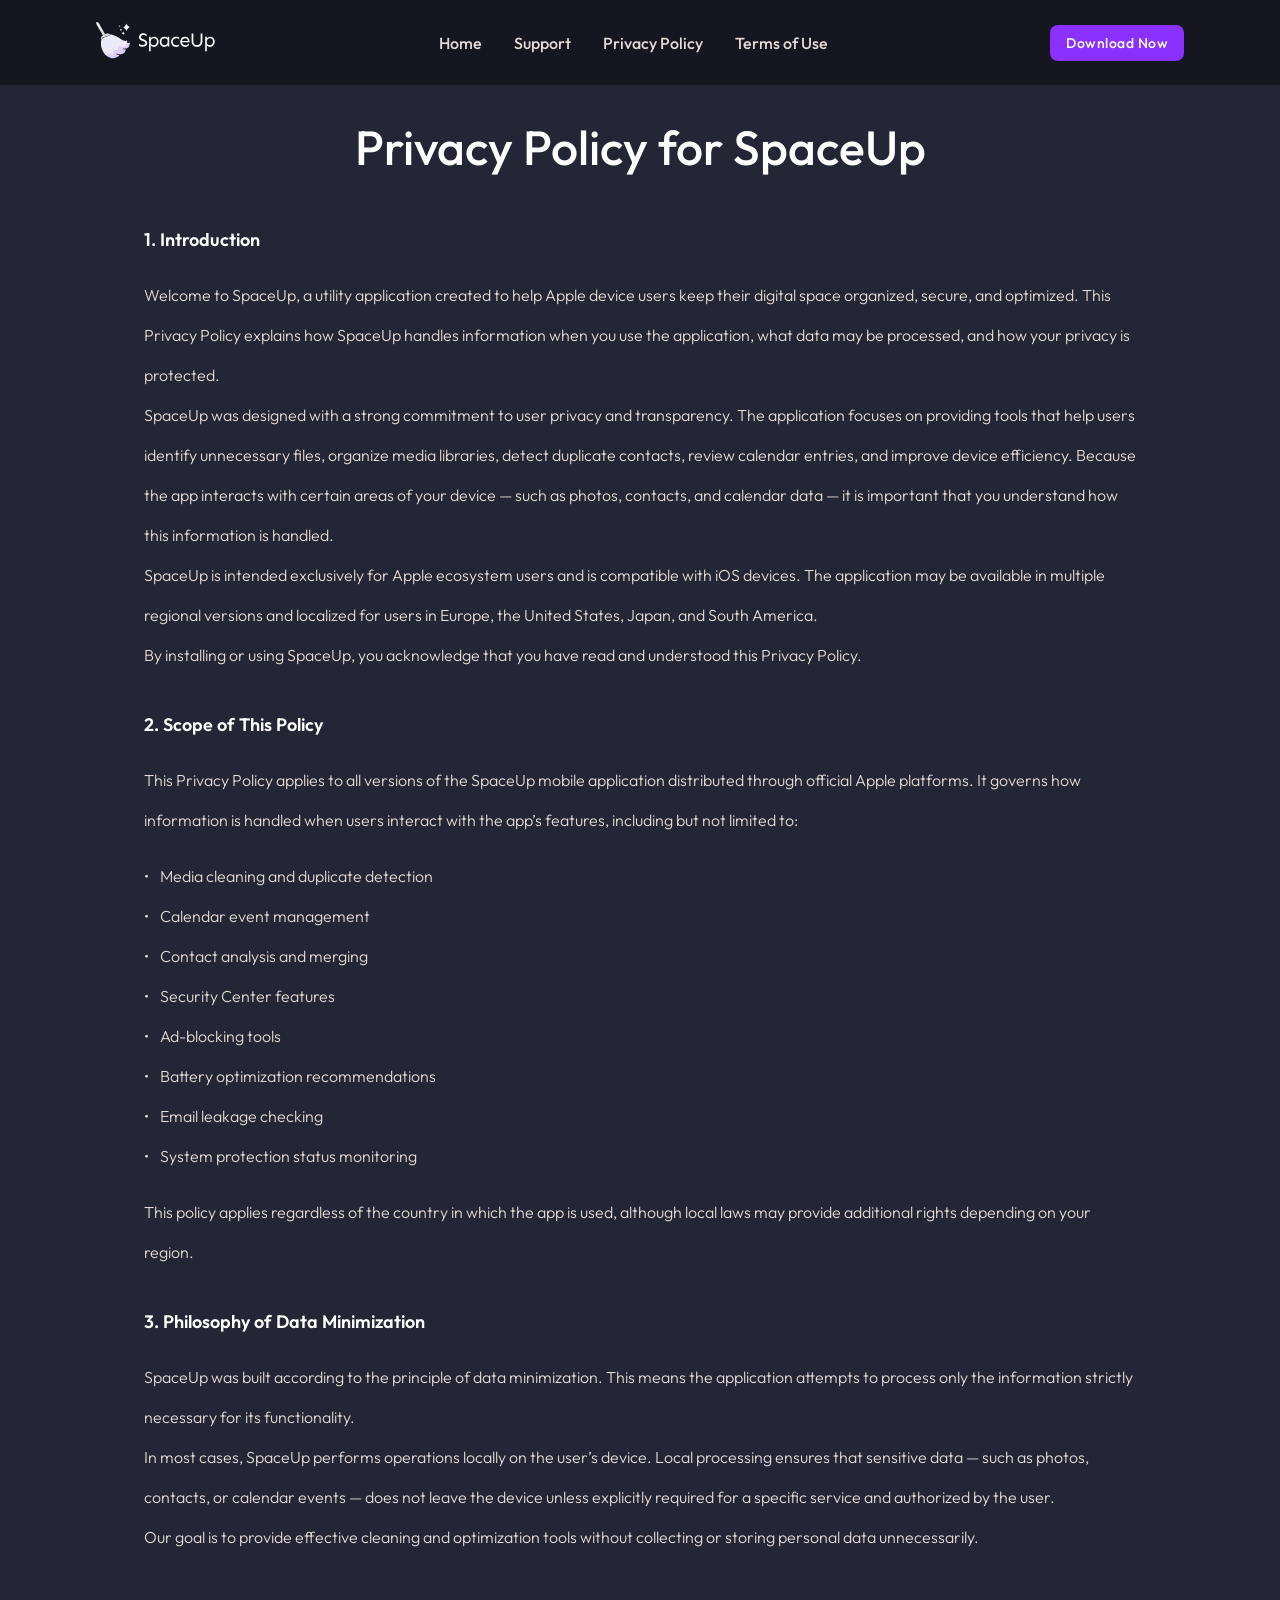
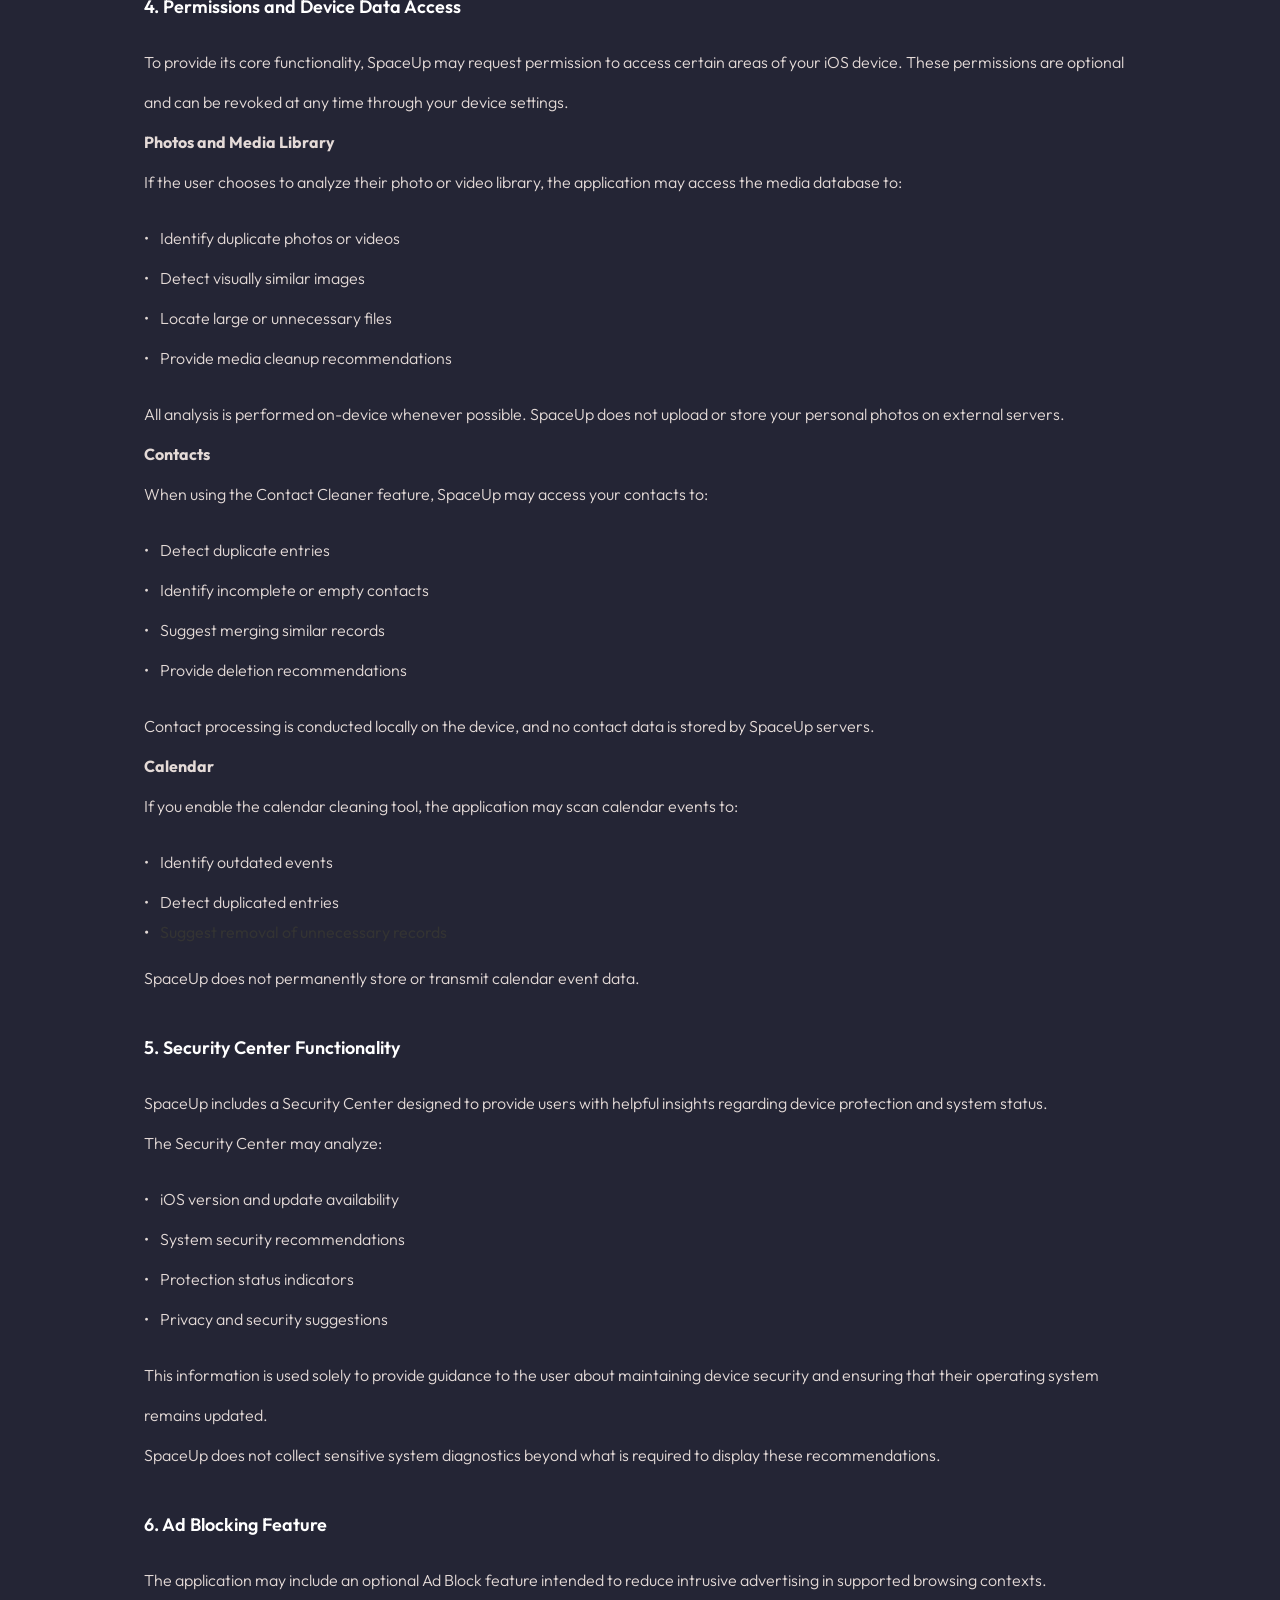
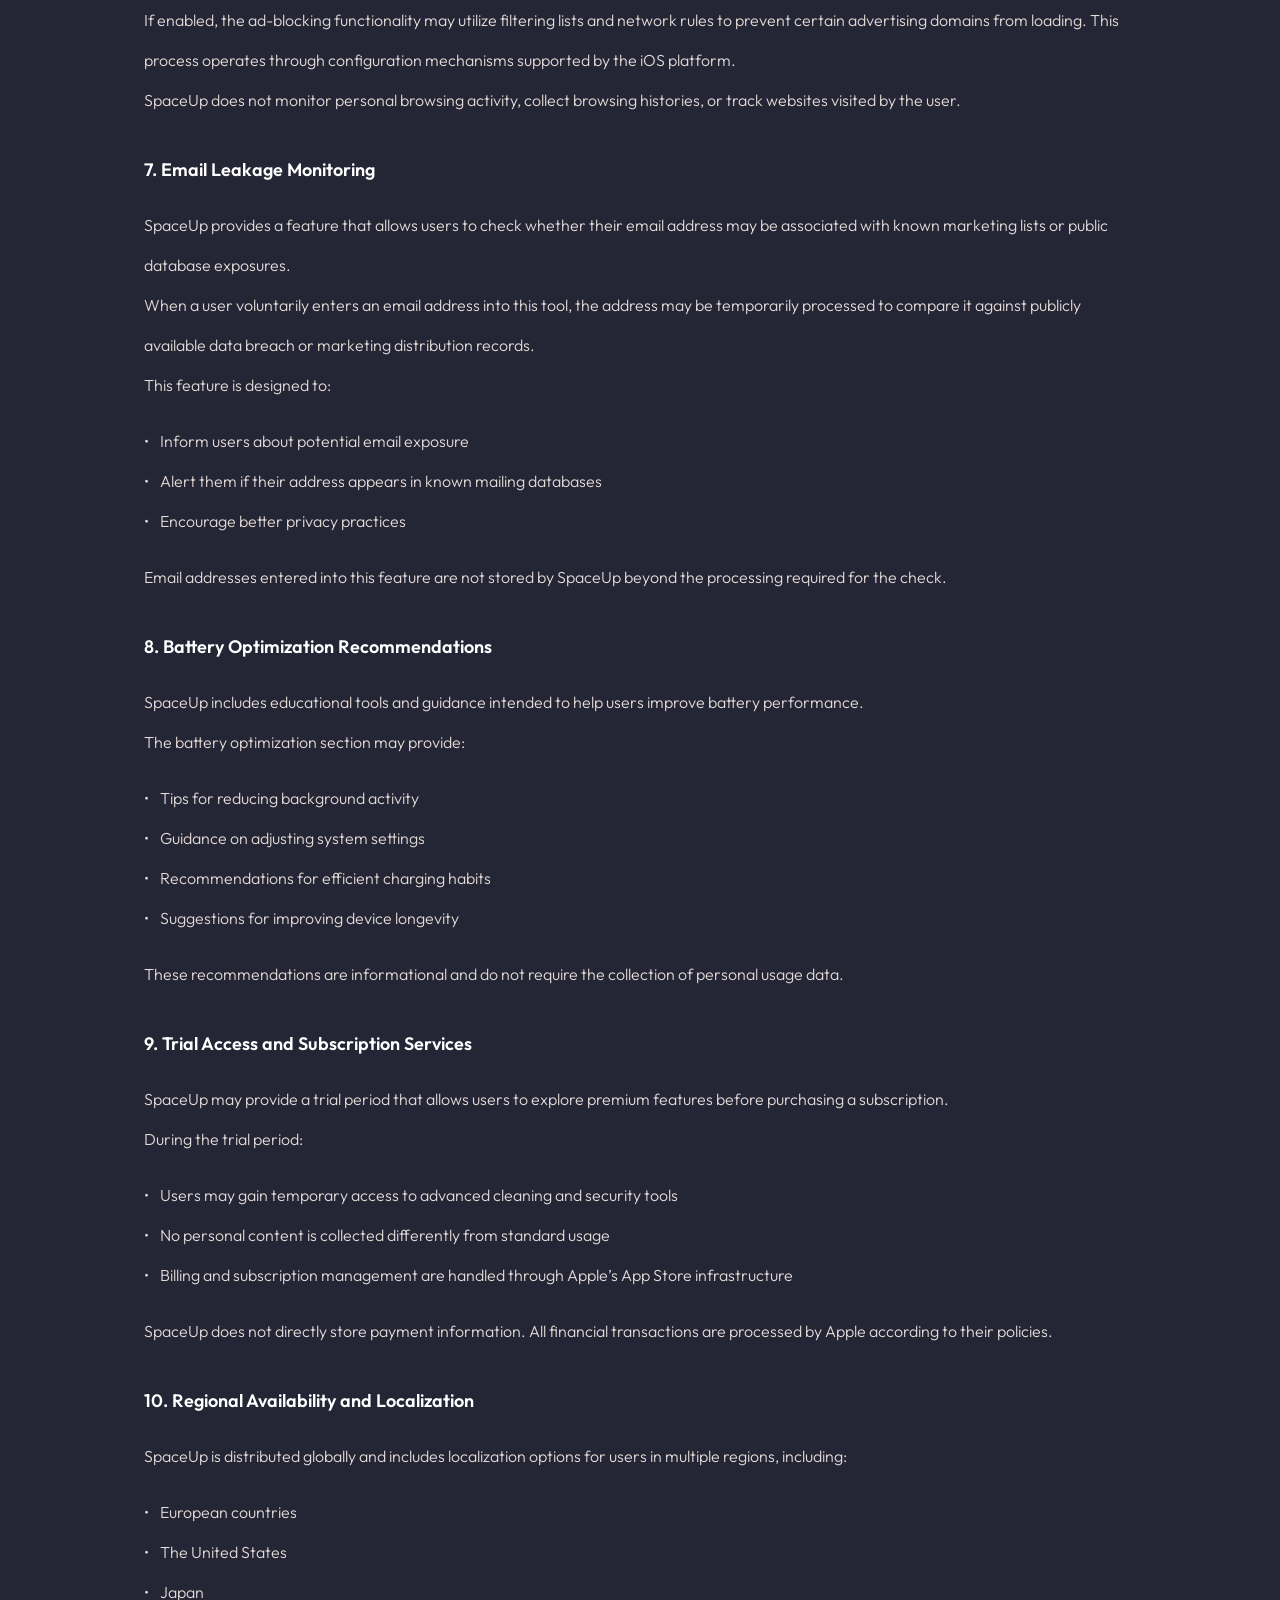
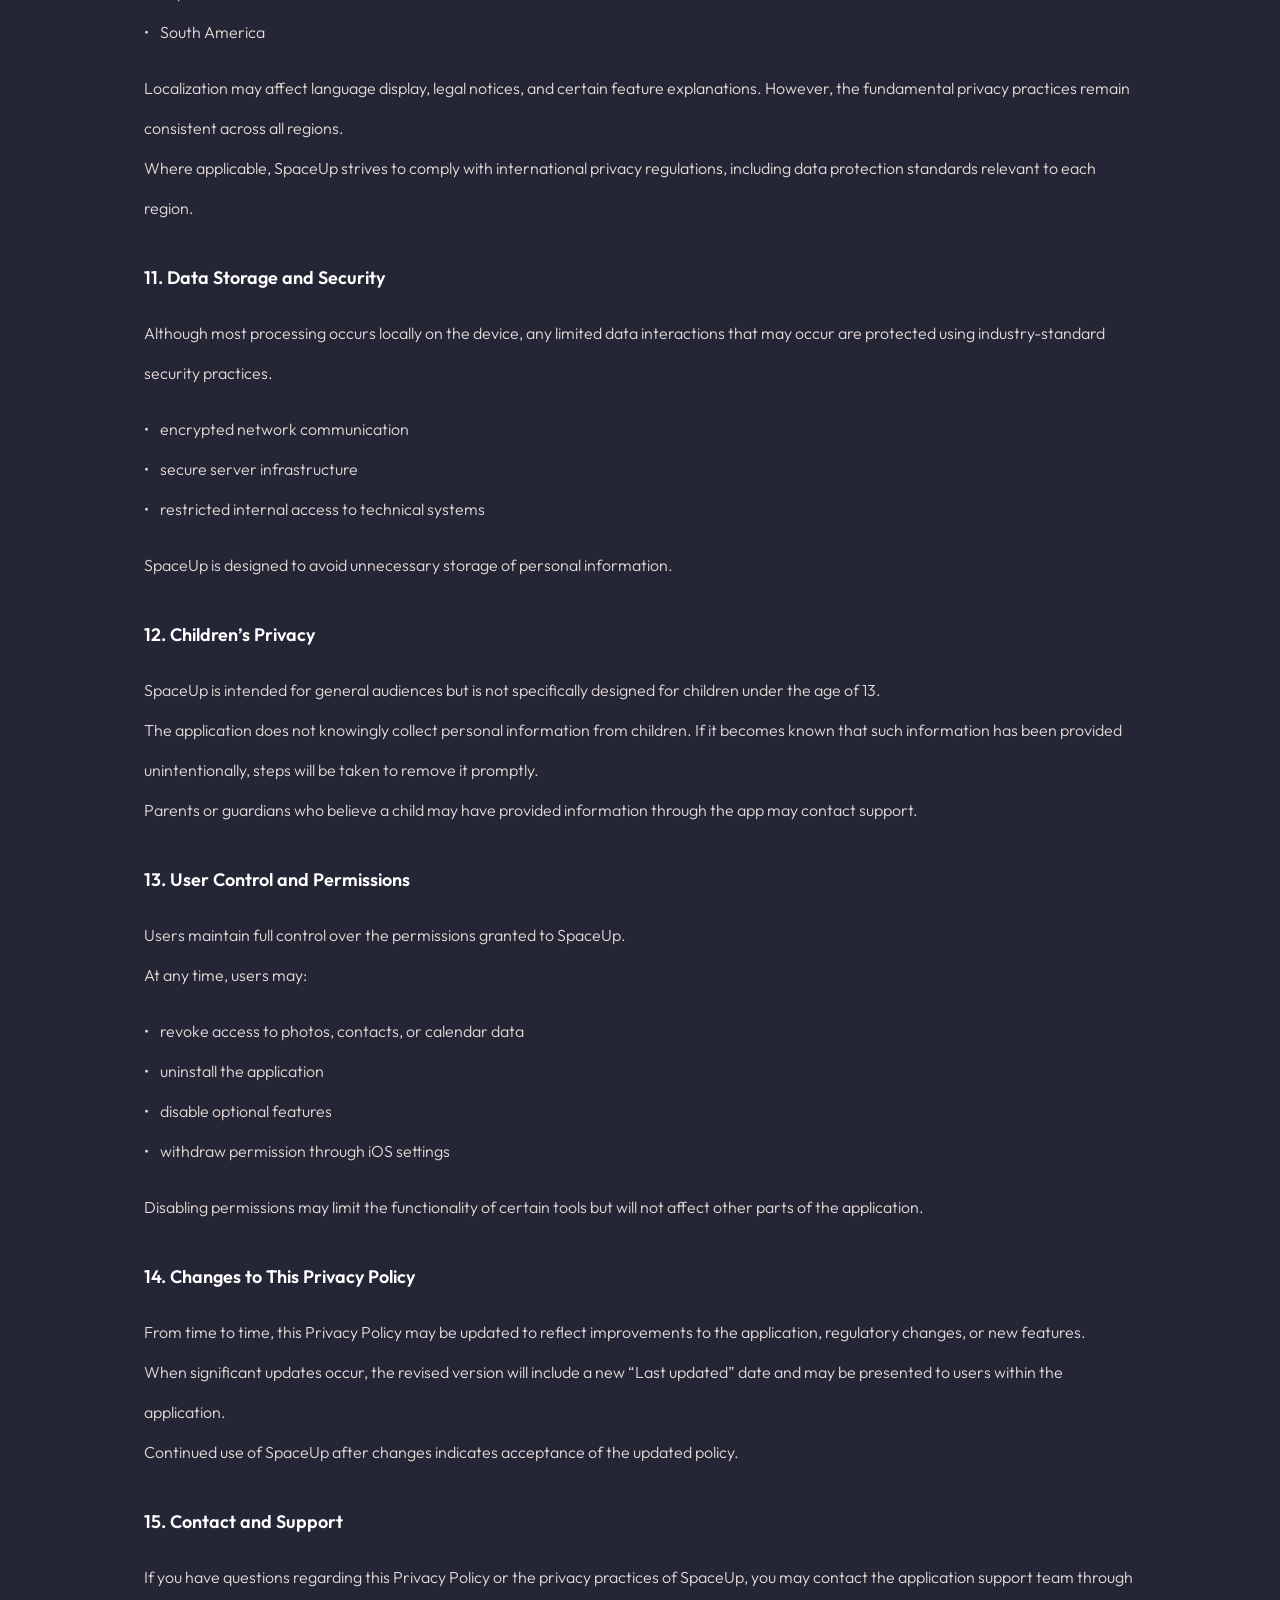
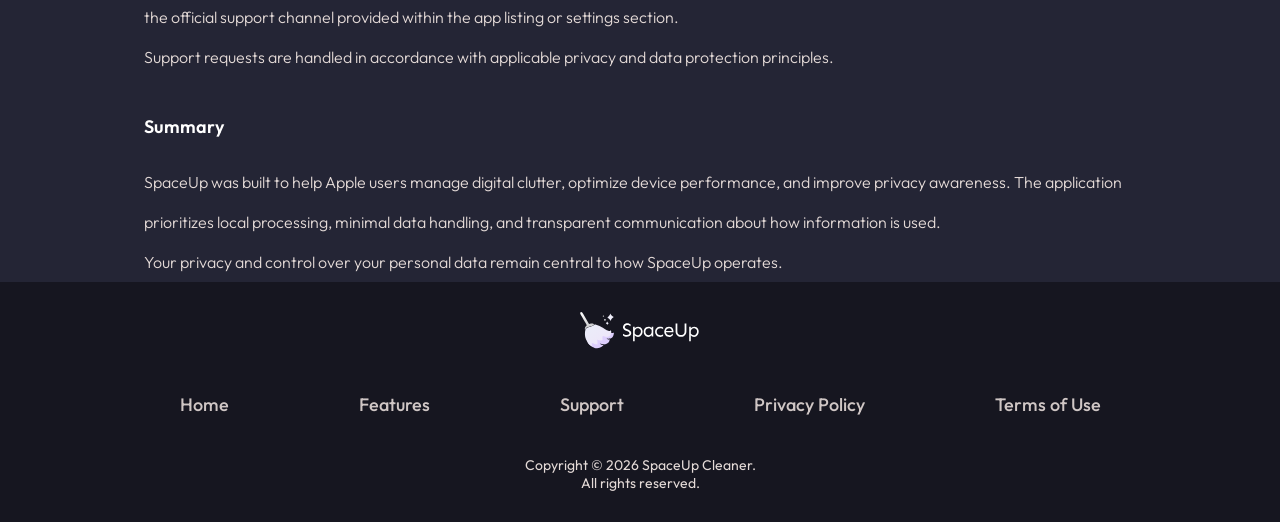
<file: spaceup-policy.html>
<!doctype html>
<html lang="en">

<head>
    <meta charset="UTF-8">
    <meta name="viewport"
        content="width=device-width, user-scalable=no, initial-scale=1.0, maximum-scale=1.0, minimum-scale=1.0">
    <meta http-equiv="X-UA-Compatible" content="ie=edge">
    <link rel="stylesheet" href="https://cdn.jsdelivr.net/npm/swiper@11/swiper-bundle.min.css"/>
    <link rel="stylesheet" href="css/style.css">
    <link rel="stylesheet" href="css/header.css">
    <link rel="stylesheet" href="css/main.css">
    <link rel="stylesheet" href="css/feature.css">
    <link rel="stylesheet" href="css/information.css">
    <link rel="stylesheet" href="css/support-center.css">
    <link rel="stylesheet" href="css/footer.css">
    <link rel="stylesheet" href="css/text-ter-pol.css">
    <link href="https://fonts.googleapis.com/css2?family=Outfit:wght@400;500;600;700;800&display=swap" rel="stylesheet">
    <link rel="icon" type="image/png" href="assets/img/SpaceUp-icon.svg">
    <title>SpaceUp Cleaner</title>
</head>

<body>
        <header class="header">
            <div class="container-header">
                <div class="header-inner">
                    <a href="index.html">
                        <img src="assets/img/SpaceUp-logo.svg" class="logo-menu" alt="SpaceUpLogo">
                    </a>
                    <nav class="header-nav">
                          <a href="index.html">Home</a>
                          <a href="index.html#support-center-support">Support</a>
                        <a href="spaceup-policy.html">Privacy Policy</a>
                        <a href="spaceup-terms.html">Terms of Use</a>
                    </nav>
                    <button class="header-button" onclick="location.href='https://apps.apple.com/app/'">
                        Download Now
                    </button>         
                        <img src="assets/img/open-menu-icon.svg" class="menu-open" id="menuOpen">
                </div>
            </div>
        </header>
    
            <div class="mobile-menu" id="mobileMenu">
                <div class="mobile-menu-header">
                    <img src="assets/img/SpaceUp-logo.svg" class="mobile-logo">
                    <img src="assets/img/close-menu-icon.svg" class="menu-close" id="menuClose">
                </div>
                <div class="mobile-menu-links">
                        <a href="index.html">Home</a>
                        <a href="index.html#support-center-support">Support</a>
                        <a href="spaceup-policy.html">Privacy Policy</a>
                        <a href="spaceup-terms.html">Terms of Use</a>
                </div>
                <div class="mobile-menu-buttons">
                    <button class="btn-primary" onclick="location.href='https://apps.apple.com/app/'">Download App</button>
                </div>
            </div>
    
<div class="container-terms-privacy">

<h1 class="title-terms-policy">Privacy Policy for SpaceUp</h1>

<h2 class="subtitle-terms-policy">1. Introduction</h2>

<p class="text-terms-policy">
Welcome to SpaceUp, a utility application created to help Apple device users keep their digital space organized, secure, and optimized. This Privacy Policy explains how SpaceUp handles information when you use the application, what data may be processed, and how your privacy is protected.
</p>

<p class="text-terms-policy">
SpaceUp was designed with a strong commitment to user privacy and transparency. The application focuses on providing tools that help users identify unnecessary files, organize media libraries, detect duplicate contacts, review calendar entries, and improve device efficiency. Because the app interacts with certain areas of your device — such as photos, contacts, and calendar data — it is important that you understand how this information is handled.
</p>

<p class="text-terms-policy">
SpaceUp is intended exclusively for Apple ecosystem users and is compatible with iOS devices. The application may be available in multiple regional versions and localized for users in Europe, the United States, Japan, and South America.
</p>

<p class="text-terms-policy">
By installing or using SpaceUp, you acknowledge that you have read and understood this Privacy Policy.
</p>

<h2 class="subtitle-terms-policy">2. Scope of This Policy</h2>

<p class="text-terms-policy">
This Privacy Policy applies to all versions of the SpaceUp mobile application distributed through official Apple platforms. It governs how information is handled when users interact with the app’s features, including but not limited to:
</p>

<ul class="ul-ter-pol">
<li class="text-terms-policy">Media cleaning and duplicate detection</li>
<li class="text-terms-policy">Calendar event management</li>
<li class="text-terms-policy">Contact analysis and merging</li>
<li class="text-terms-policy">Security Center features</li>
<li class="text-terms-policy">Ad-blocking tools</li>
<li class="text-terms-policy">Battery optimization recommendations</li>
<li class="text-terms-policy">Email leakage checking</li>
<li class="text-terms-policy">System protection status monitoring</li>
</ul>

<p class="text-terms-policy">
This policy applies regardless of the country in which the app is used, although local laws may provide additional rights depending on your region.
</p>

<h2 class="subtitle-terms-policy">3. Philosophy of Data Minimization</h2>

<p class="text-terms-policy">
SpaceUp was built according to the principle of data minimization. This means the application attempts to process only the information strictly necessary for its functionality.
</p>

<p class="text-terms-policy">
In most cases, SpaceUp performs operations locally on the user’s device. Local processing ensures that sensitive data — such as photos, contacts, or calendar events — does not leave the device unless explicitly required for a specific service and authorized by the user.
</p>

<p class="text-terms-policy">
Our goal is to provide effective cleaning and optimization tools without collecting or storing personal data unnecessarily.
</p>

<h2 class="subtitle-terms-policy">4. Permissions and Device Data Access</h2>

<p class="text-terms-policy">
To provide its core functionality, SpaceUp may request permission to access certain areas of your iOS device. These permissions are optional and can be revoked at any time through your device settings.
</p>

<p class="text-terms-policy"><strong>Photos and Media Library</strong></p>

<p class="text-terms-policy">
If the user chooses to analyze their photo or video library, the application may access the media database to:
</p>

<ul class="ul-ter-pol">
<li class="text-terms-policy">Identify duplicate photos or videos</li>
<li class="text-terms-policy">Detect visually similar images</li>
<li class="text-terms-policy">Locate large or unnecessary files</li>
<li class="text-terms-policy">Provide media cleanup recommendations</li>
</ul>

<p class="text-terms-policy">
All analysis is performed on-device whenever possible. SpaceUp does not upload or store your personal photos on external servers.
</p>

<p class="text-terms-policy"><strong>Contacts</strong></p>

<p class="text-terms-policy">
When using the Contact Cleaner feature, SpaceUp may access your contacts to:
</p>

<ul class="ul-ter-pol">
<li class="text-terms-policy">Detect duplicate entries</li>
<li class="text-terms-policy">Identify incomplete or empty contacts</li>
<li class="text-terms-policy">Suggest merging similar records</li>
<li class="text-terms-policy">Provide deletion recommendations</li>
</ul>

<p class="text-terms-policy">
Contact processing is conducted locally on the device, and no contact data is stored by SpaceUp servers.
</p>

<p class="text-terms-policy"><strong>Calendar</strong></p>

<p class="text-terms-policy">
If you enable the calendar cleaning tool, the application may scan calendar events to:
</p>

<ul class="ul-ter-pol">
<li class="text-terms-policy">Identify outdated events</li>
<li class="text-terms-policy">Detect duplicated entries</li>
<li class="text-terms-policyx">Suggest removal of unnecessary records</li>
</ul>

<p class="text-terms-policy">
SpaceUp does not permanently store or transmit calendar event data.
</p>

<h2 class="subtitle-terms-policy">5. Security Center Functionality</h2>

<p class="text-terms-policy">
SpaceUp includes a Security Center designed to provide users with helpful insights regarding device protection and system status.
</p>

<p class="text-terms-policy">
The Security Center may analyze:
</p>

<ul class="ul-ter-pol">
<li class="text-terms-policy">iOS version and update availability</li>
<li class="text-terms-policy">System security recommendations</li>
<li class="text-terms-policy">Protection status indicators</li>
<li class="text-terms-policy">Privacy and security suggestions</li>
</ul>

<p class="text-terms-policy">
This information is used solely to provide guidance to the user about maintaining device security and ensuring that their operating system remains updated.
</p>

<p class="text-terms-policy">
SpaceUp does not collect sensitive system diagnostics beyond what is required to display these recommendations.
</p>

<h2 class="subtitle-terms-policy">6. Ad Blocking Feature</h2>

<p class="text-terms-policy">
The application may include an optional Ad Block feature intended to reduce intrusive advertising in supported browsing contexts.
</p>

<p class="text-terms-policy">
If enabled, the ad-blocking functionality may utilize filtering lists and network rules to prevent certain advertising domains from loading. This process operates through configuration mechanisms supported by the iOS platform.
</p>

<p class="text-terms-policy">
SpaceUp does not monitor personal browsing activity, collect browsing histories, or track websites visited by the user.
</p>

<h2 class="subtitle-terms-policy">7. Email Leakage Monitoring</h2>

<p class="text-terms-policy">
SpaceUp provides a feature that allows users to check whether their email address may be associated with known marketing lists or public database exposures.
</p>

<p class="text-terms-policy">
When a user voluntarily enters an email address into this tool, the address may be temporarily processed to compare it against publicly available data breach or marketing distribution records.
</p>

<p class="text-terms-policy">
This feature is designed to:
</p>

<ul class="ul-ter-pol">
<li class="text-terms-policy">Inform users about potential email exposure</li>
<li class="text-terms-policy">Alert them if their address appears in known mailing databases</li>
<li class="text-terms-policy">Encourage better privacy practices</li>
</ul>

<p class="text-terms-policy">
Email addresses entered into this feature are not stored by SpaceUp beyond the processing required for the check.
</p>

<h2 class="subtitle-terms-policy">8. Battery Optimization Recommendations</h2>

<p class="text-terms-policy">
SpaceUp includes educational tools and guidance intended to help users improve battery performance.
</p>

<p class="text-terms-policy">
The battery optimization section may provide:
</p>

<ul class="ul-ter-pol">
<li class="text-terms-policy">Tips for reducing background activity</li>
<li class="text-terms-policy">Guidance on adjusting system settings</li>
<li class="text-terms-policy">Recommendations for efficient charging habits</li>
<li class="text-terms-policy">Suggestions for improving device longevity</li>
</ul>

<p class="text-terms-policy">
These recommendations are informational and do not require the collection of personal usage data.
</p>

<h2 class="subtitle-terms-policy">9. Trial Access and Subscription Services</h2>

<p class="text-terms-policy">
SpaceUp may provide a trial period that allows users to explore premium features before purchasing a subscription.
</p>

<p class="text-terms-policy">
During the trial period:
</p>

<ul class="ul-ter-pol">
<li class="text-terms-policy">Users may gain temporary access to advanced cleaning and security tools</li>
<li class="text-terms-policy">No personal content is collected differently from standard usage</li>
<li class="text-terms-policy">Billing and subscription management are handled through Apple’s App Store infrastructure</li>
</ul>

<p class="text-terms-policy">
SpaceUp does not directly store payment information. All financial transactions are processed by Apple according to their policies.
</p>

<h2 class="subtitle-terms-policy">10. Regional Availability and Localization</h2>

<p class="text-terms-policy">
SpaceUp is distributed globally and includes localization options for users in multiple regions, including:
</p>

<ul class="ul-ter-pol">
<li class="text-terms-policy">European countries</li>
<li class="text-terms-policy">The United States</li>
<li class="text-terms-policy">Japan</li>
<li class="text-terms-policy">South America</li>
</ul>

<p class="text-terms-policy">
Localization may affect language display, legal notices, and certain feature explanations. However, the fundamental privacy practices remain consistent across all regions.
</p>

<p class="text-terms-policy">
Where applicable, SpaceUp strives to comply with international privacy regulations, including data protection standards relevant to each region.
</p>

<h2 class="subtitle-terms-policy">11. Data Storage and Security</h2>

<p class="text-terms-policy">
Although most processing occurs locally on the device, any limited data interactions that may occur are protected using industry-standard security practices.
</p>

<ul class="ul-ter-pol">
<li class="text-terms-policy">encrypted network communication</li>
<li class="text-terms-policy">secure server infrastructure</li>
<li class="text-terms-policy">restricted internal access to technical systems</li>
</ul>

<p class="text-terms-policy">
SpaceUp is designed to avoid unnecessary storage of personal information.
</p>

<h2 class="subtitle-terms-policy">12. Children’s Privacy</h2>

<p class="text-terms-policy">
SpaceUp is intended for general audiences but is not specifically designed for children under the age of 13.
</p>

<p class="text-terms-policy">
The application does not knowingly collect personal information from children. If it becomes known that such information has been provided unintentionally, steps will be taken to remove it promptly.
</p>

<p class="text-terms-policy">
Parents or guardians who believe a child may have provided information through the app may contact support.
</p>

<h2 class="subtitle-terms-policy">13. User Control and Permissions</h2>

<p class="text-terms-policy">
Users maintain full control over the permissions granted to SpaceUp.
</p>

<p class="text-terms-policy">
At any time, users may:
</p>

<ul class="ul-ter-pol">
<li class="text-terms-policy">revoke access to photos, contacts, or calendar data</li>
<li class="text-terms-policy">uninstall the application</li>
<li class="text-terms-policy">disable optional features</li>
<li class="text-terms-policy">withdraw permission through iOS settings</li>
</ul>

<p class="text-terms-policy">
Disabling permissions may limit the functionality of certain tools but will not affect other parts of the application.
</p>

<h2 class="subtitle-terms-policy">14. Changes to This Privacy Policy</h2>

<p class="text-terms-policy">
From time to time, this Privacy Policy may be updated to reflect improvements to the application, regulatory changes, or new features.
</p>

<p class="text-terms-policy">
When significant updates occur, the revised version will include a new “Last updated” date and may be presented to users within the application.
</p>

<p class="text-terms-policy">
Continued use of SpaceUp after changes indicates acceptance of the updated policy.
</p>

<h2 class="subtitle-terms-policy">15. Contact and Support</h2>

<p class="text-terms-policy">
If you have questions regarding this Privacy Policy or the privacy practices of SpaceUp, you may contact the application support team through the official support channel provided within the app listing or settings section.
</p>

<p class="text-terms-policy">
Support requests are handled in accordance with applicable privacy and data protection principles.
</p>

<div class="summary">
<h2 class="subtitle-terms-policy">Summary</h2>

<p class="text-terms-policy">
SpaceUp was built to help Apple users manage digital clutter, optimize device performance, and improve privacy awareness. The application prioritizes local processing, minimal data handling, and transparent communication about how information is used.
</p>

<p class="text-terms-policy">
Your privacy and control over your personal data remain central to how SpaceUp operates.
</p>
</div>

</div>
        
        <footer class="footer">
            <div class="footer-container">
                <div class="footer-content">             
                    <a href="index.html">
                        <img src="assets/img/SpaceUp-logo.svg" class="footer-logo" alt="SpaceUp logo">
                    </a>
                      <nav class="footer-links">
                        <a href="index.html">Home</a>
                          <a href="index.html#features">Features</a>
                          <a href="index.html#support-center-support">Support</a>
                        <a href="spaceup-policy.html">Privacy Policy</a>
                        <a href="spaceup-terms.html">Terms of Use</a>
                      </nav>
                </div>
                <div class="copy-text">
                    Copyright © <script>document.write(new Date().getFullYear());</script> SpaceUp Cleaner.<br> All rights reserved.
                </div>
            </div>
        </footer>
        
    <script src="https://code.jquery.com/jquery-3.7.1.js" integrity="sha256-eKhayi8LEQwp4NKxN+CfCh+3qOVUtJn3QNZ0TciWLP4=" crossorigin="anonymous"></script>
    <script src="https://web3forms.com/client/script.js" async defer></script>
    <script src="https://cdn.jsdelivr.net/npm/swiper@11/swiper-bundle.min.js"></script>
    <script src="js/main.js"></script>
</body>
</html>
</file>
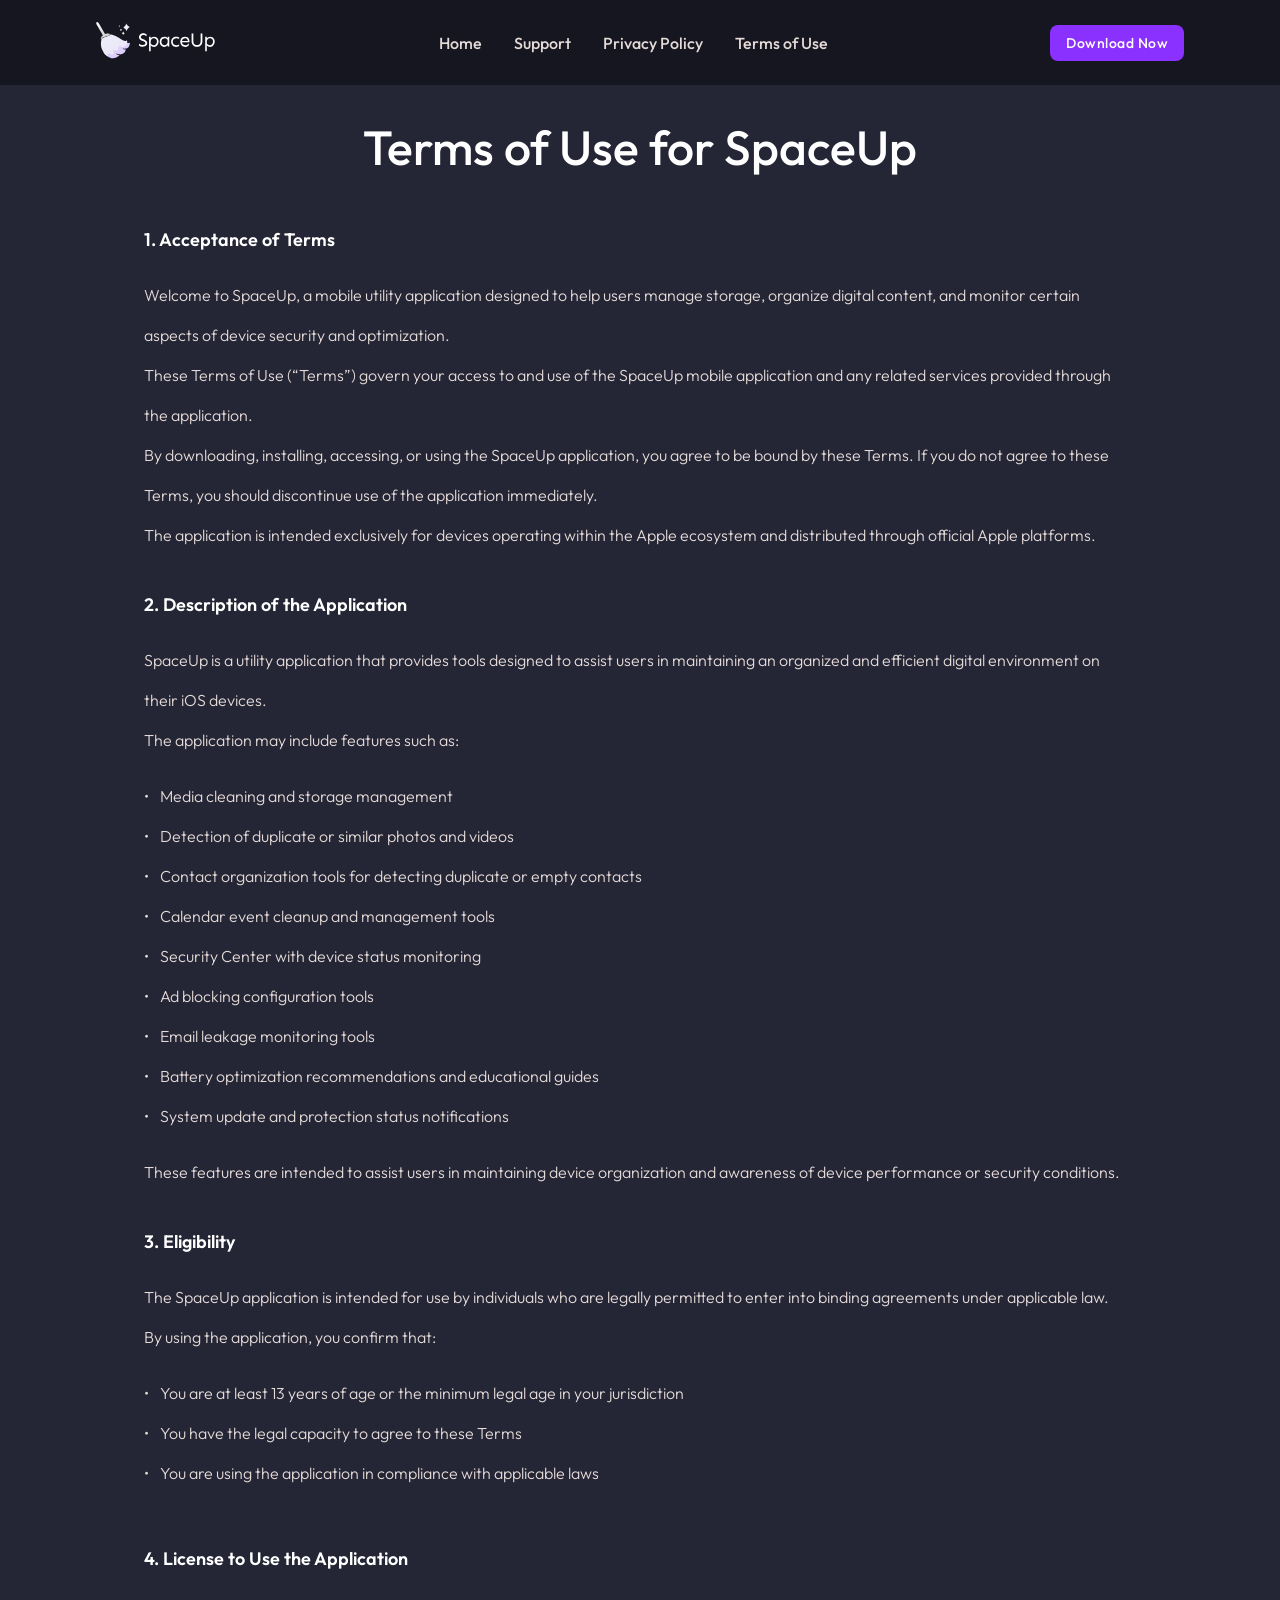
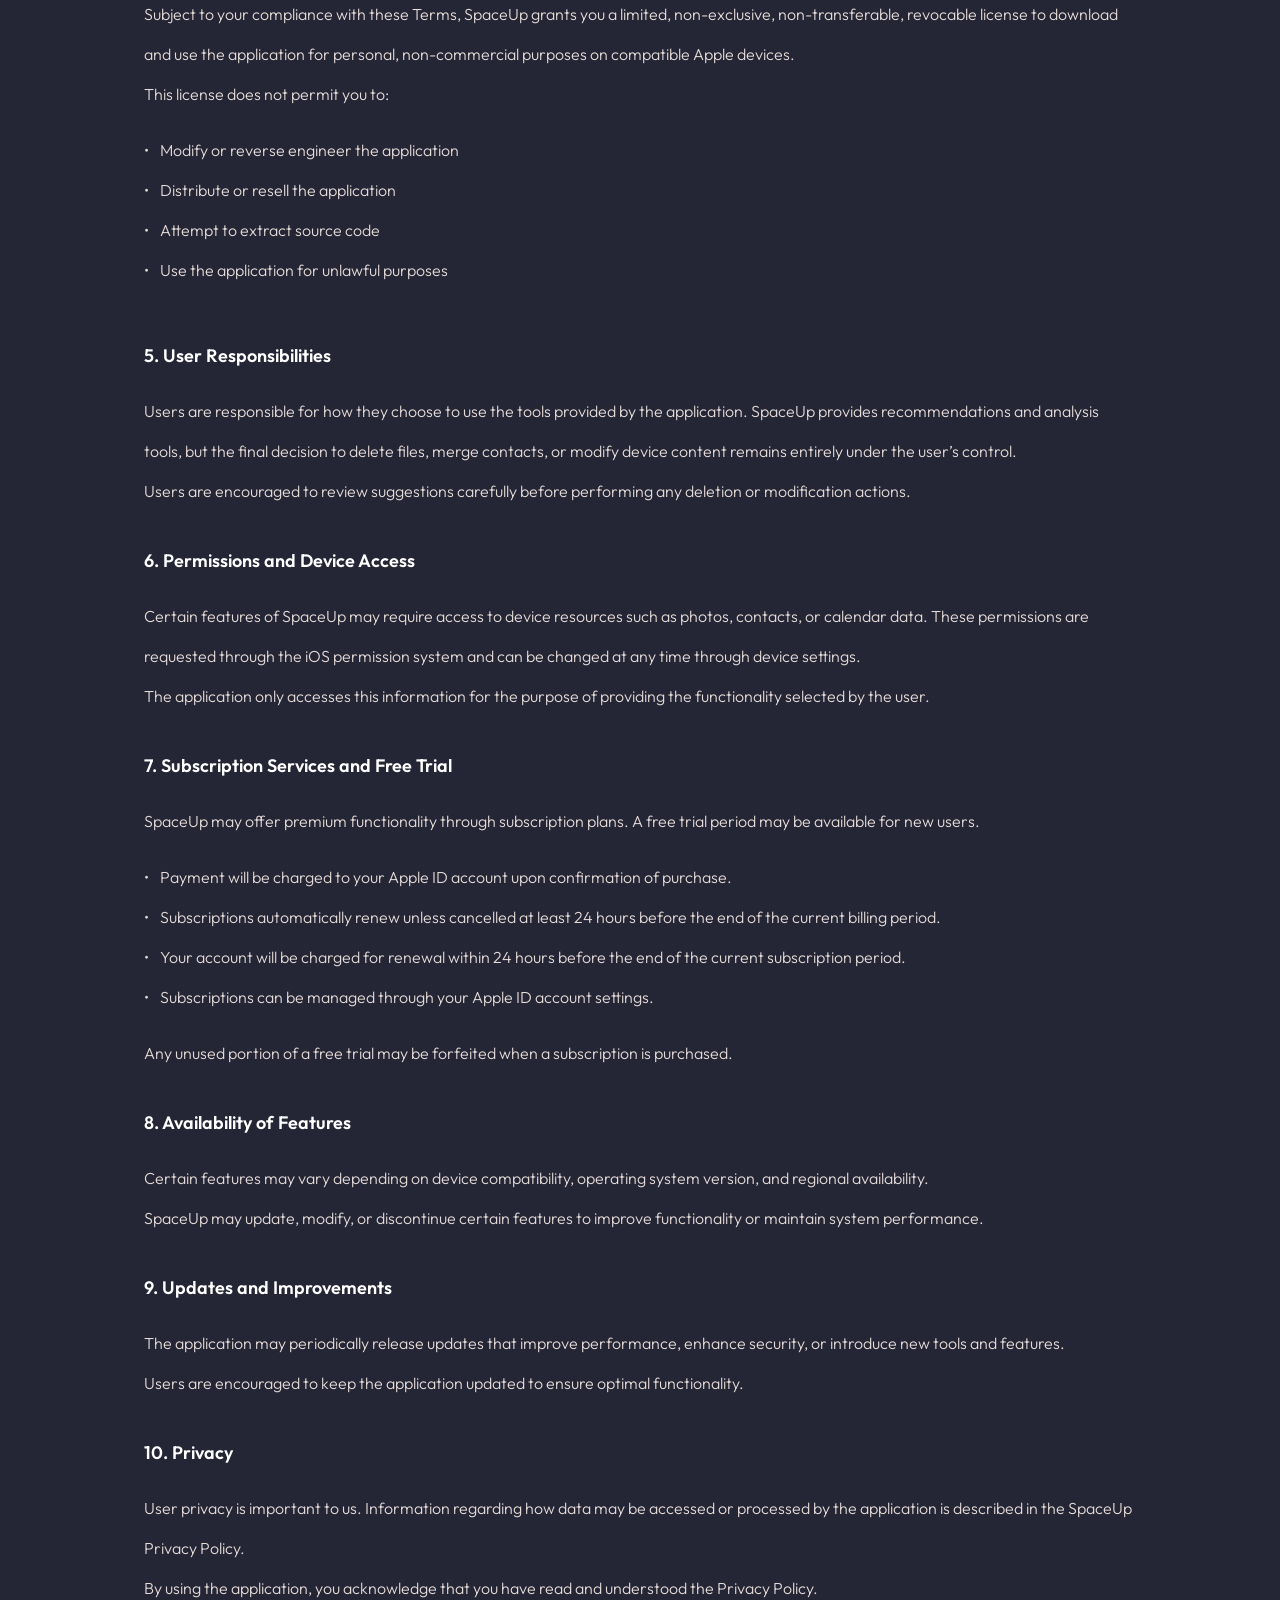
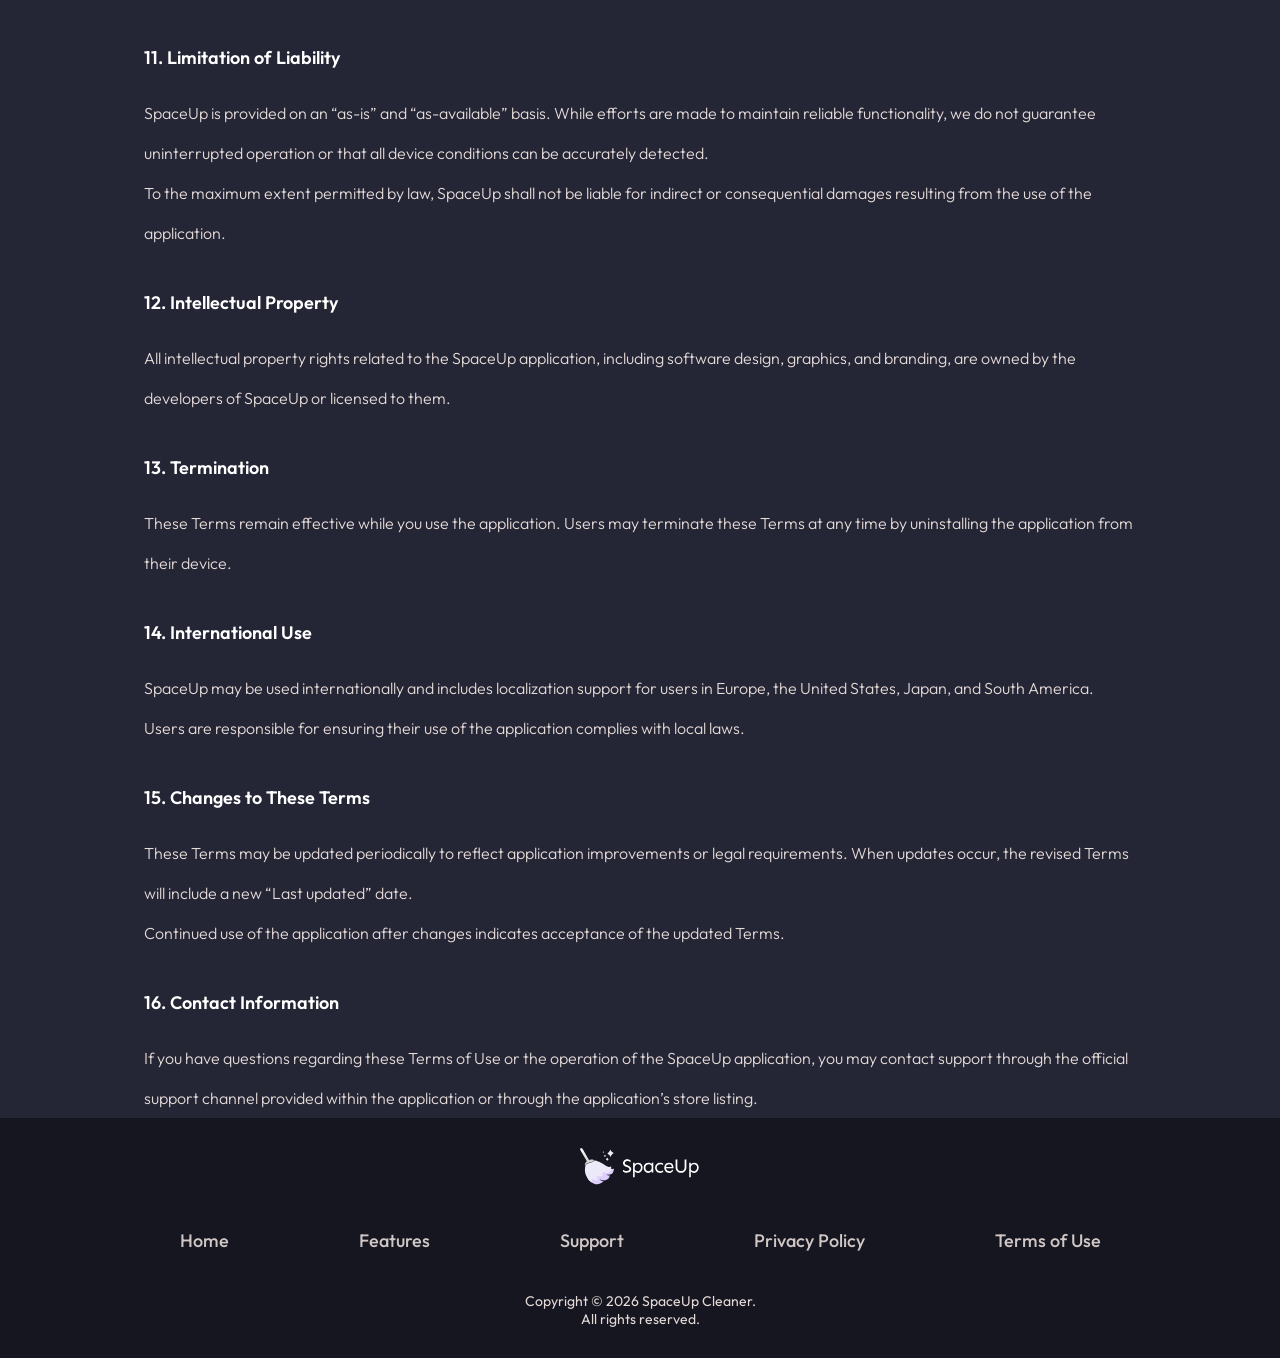
<file: spaceup-terms.html>
<!doctype html>
<html lang="en">

<head>
    <meta charset="UTF-8">
    <meta name="viewport"
        content="width=device-width, user-scalable=no, initial-scale=1.0, maximum-scale=1.0, minimum-scale=1.0">
    <meta http-equiv="X-UA-Compatible" content="ie=edge">
    <link rel="stylesheet" href="https://cdn.jsdelivr.net/npm/swiper@11/swiper-bundle.min.css"/>
    <link rel="stylesheet" href="css/style.css">
    <link rel="stylesheet" href="css/header.css">
    <link rel="stylesheet" href="css/main.css">
    <link rel="stylesheet" href="css/feature.css">
    <link rel="stylesheet" href="css/information.css">
    <link rel="stylesheet" href="css/support-center.css">
    <link rel="stylesheet" href="css/footer.css">
    <link rel="stylesheet" href="css/text-ter-pol.css">
    <link href="https://fonts.googleapis.com/css2?family=Outfit:wght@400;500;600;700;800&display=swap" rel="stylesheet">
    <link rel="icon" type="image/png" href="assets/img/SpaceUp-icon.svg">
    <title>SpaceUp Cleaner</title>
</head>

<body>
        <header class="header">
            <div class="container-header">
                <div class="header-inner">
                    <a href="index.html">
                        <img src="assets/img/SpaceUp-logo.svg" class="logo-menu" alt="SpaceUpLogo">
                    </a>
                    <nav class="header-nav">
                          <a href="index.html">Home</a>
                          <a href="index.html#support-center-support">Support</a>
                        <a href="spaceup-policy.html">Privacy Policy</a>
                        <a href="spaceup-terms.html">Terms of Use</a>
                    </nav>
                    <button class="header-button" onclick="location.href='https://apps.apple.com/app/'">
                        Download Now
                    </button>         
                        <img src="assets/img/open-menu-icon.svg" class="menu-open" id="menuOpen">
                </div>
            </div>
        </header>
    
            <div class="mobile-menu" id="mobileMenu">
                <div class="mobile-menu-header">
                    <img src="assets/img/SpaceUp-logo.svg" class="mobile-logo">
                    <img src="assets/img/close-menu-icon.svg" class="menu-close" id="menuClose">
                </div>
                <div class="mobile-menu-links">
                        <a href="index.html">Home</a>
                        <a href="index.html#support-center-support">Support</a>
                        <a href="spaceup-policy.html">Privacy Policy</a>
                        <a href="spaceup-terms.html">Terms of Use</a>
                </div>
                <div class="mobile-menu-buttons">
                    <button class="btn-primary" onclick="location.href='https://apps.apple.com/app/'">Download App</button>
                </div>
            </div>
<div class="container-terms-privacy">

<h1 class="title-terms-policy">Terms of Use for SpaceUp</h1>

<h2 class="subtitle-terms-policy">1. Acceptance of Terms</h2>

<p class="text-terms-policy">
Welcome to SpaceUp, a mobile utility application designed to help users manage storage, organize digital content, and monitor certain aspects of device security and optimization.
</p>

<p class="text-terms-policy">
These Terms of Use (“Terms”) govern your access to and use of the SpaceUp mobile application and any related services provided through the application.
</p>

<p class="text-terms-policy">
By downloading, installing, accessing, or using the SpaceUp application, you agree to be bound by these Terms. If you do not agree to these Terms, you should discontinue use of the application immediately.
</p>

<p class="text-terms-policy">
The application is intended exclusively for devices operating within the Apple ecosystem and distributed through official Apple platforms.
</p>

<h2 class="subtitle-terms-policy">2. Description of the Application</h2>

<p class="text-terms-policy">
SpaceUp is a utility application that provides tools designed to assist users in maintaining an organized and efficient digital environment on their iOS devices.
</p>

<p class="text-terms-policy">The application may include features such as:</p>

<ul class="ul-ter-pol">
<li class="text-terms-policy">Media cleaning and storage management</li>
<li class="text-terms-policy">Detection of duplicate or similar photos and videos</li>
<li class="text-terms-policy">Contact organization tools for detecting duplicate or empty contacts</li>
<li class="text-terms-policy">Calendar event cleanup and management tools</li>
<li class="text-terms-policy">Security Center with device status monitoring</li>
<li class="text-terms-policy">Ad blocking configuration tools</li>
<li class="text-terms-policy">Email leakage monitoring tools</li>
<li class="text-terms-policy">Battery optimization recommendations and educational guides</li>
<li class="text-terms-policy">System update and protection status notifications</li>
</ul>

<p class="text-terms-policy">
These features are intended to assist users in maintaining device organization and awareness of device performance or security conditions.
</p>

<h2 class="subtitle-terms-policy">3. Eligibility</h2>

<p class="text-terms-policy">
The SpaceUp application is intended for use by individuals who are legally permitted to enter into binding agreements under applicable law.
</p>

<p class="text-terms-policy">By using the application, you confirm that:</p>

<ul class="ul-ter-pol">
<li class="text-terms-policy">You are at least 13 years of age or the minimum legal age in your jurisdiction</li>
<li class="text-terms-policy">You have the legal capacity to agree to these Terms</li>
<li class="text-terms-policy">You are using the application in compliance with applicable laws</li>
</ul>

<h2 class="subtitle-terms-policy">4. License to Use the Application</h2>

<p class="text-terms-policy">
Subject to your compliance with these Terms, SpaceUp grants you a limited, non-exclusive, non-transferable, revocable license to download and use the application for personal, non-commercial purposes on compatible Apple devices.
</p>

<p class="text-terms-policy">This license does not permit you to:</p>

<ul class="ul-ter-pol">
<li class="text-terms-policy">Modify or reverse engineer the application</li>
<li class="text-terms-policy">Distribute or resell the application</li>
<li class="text-terms-policy">Attempt to extract source code</li>
<li class="text-terms-policy">Use the application for unlawful purposes</li>
</ul>

<h2 class="subtitle-terms-policy">5. User Responsibilities</h2>

<p class="text-terms-policy">
Users are responsible for how they choose to use the tools provided by the application. SpaceUp provides recommendations and analysis tools, but the final decision to delete files, merge contacts, or modify device content remains entirely under the user’s control.
</p>

<p class="text-terms-policy">
Users are encouraged to review suggestions carefully before performing any deletion or modification actions.
</p>

<h2 class="subtitle-terms-policy">6. Permissions and Device Access</h2>

<p class="text-terms-policy">
Certain features of SpaceUp may require access to device resources such as photos, contacts, or calendar data. These permissions are requested through the iOS permission system and can be changed at any time through device settings.
</p>

<p class="text-terms-policy">
The application only accesses this information for the purpose of providing the functionality selected by the user.
</p>

<h2 class="subtitle-terms-policy">7. Subscription Services and Free Trial</h2>

<p class="text-terms-policy">
SpaceUp may offer premium functionality through subscription plans. A free trial period may be available for new users.
</p>

<ul class="ul-ter-pol">
<li class="text-terms-policy">Payment will be charged to your Apple ID account upon confirmation of purchase.</li>
<li class="text-terms-policy">Subscriptions automatically renew unless cancelled at least 24 hours before the end of the current billing period.</li>
<li class="text-terms-policy">Your account will be charged for renewal within 24 hours before the end of the current subscription period.</li>
<li class="text-terms-policy">Subscriptions can be managed through your Apple ID account settings.</li>
</ul>

<p class="text-terms-policy">
Any unused portion of a free trial may be forfeited when a subscription is purchased.
</p>

<h2 class="subtitle-terms-policy">8. Availability of Features</h2>

<p class="text-terms-policy">
Certain features may vary depending on device compatibility, operating system version, and regional availability.
</p>

<p class="text-terms-policy">
SpaceUp may update, modify, or discontinue certain features to improve functionality or maintain system performance.
</p>

<h2 class="subtitle-terms-policy">9. Updates and Improvements</h2>

<p class="text-terms-policy">
The application may periodically release updates that improve performance, enhance security, or introduce new tools and features.
</p>

<p class="text-terms-policy">
Users are encouraged to keep the application updated to ensure optimal functionality.
</p>

<h2 class="subtitle-terms-policy">10. Privacy</h2>

<p class="text-terms-policy">
User privacy is important to us. Information regarding how data may be accessed or processed by the application is described in the SpaceUp Privacy Policy.
</p>

<p class="text-terms-policy">
By using the application, you acknowledge that you have read and understood the Privacy Policy.
</p>

<h2 class="subtitle-terms-policy">11. Limitation of Liability</h2>

<p class="text-terms-policy">
SpaceUp is provided on an “as-is” and “as-available” basis. While efforts are made to maintain reliable functionality, we do not guarantee uninterrupted operation or that all device conditions can be accurately detected.
</p>

<p class="text-terms-policy">
To the maximum extent permitted by law, SpaceUp shall not be liable for indirect or consequential damages resulting from the use of the application.
</p>

<h2 class="subtitle-terms-policy">12. Intellectual Property</h2>

<p class="text-terms-policy">
All intellectual property rights related to the SpaceUp application, including software design, graphics, and branding, are owned by the developers of SpaceUp or licensed to them.
</p>

<h2 class="subtitle-terms-policy">13. Termination</h2>

<p class="text-terms-policy">
These Terms remain effective while you use the application. Users may terminate these Terms at any time by uninstalling the application from their device.
</p>

<h2 class="subtitle-terms-policy">14. International Use</h2>

<p class="text-terms-policy">
SpaceUp may be used internationally and includes localization support for users in Europe, the United States, Japan, and South America.
</p>

<p class="text-terms-policy">
Users are responsible for ensuring their use of the application complies with local laws.
</p>

<h2 class="subtitle-terms-policy">15. Changes to These Terms</h2>

<p class="text-terms-policy">
These Terms may be updated periodically to reflect application improvements or legal requirements. When updates occur, the revised Terms will include a new “Last updated” date.
</p>

<p class="text-terms-policy">
Continued use of the application after changes indicates acceptance of the updated Terms.
</p>

<h2 class="subtitle-terms-policy">16. Contact Information</h2>

<p class="text-terms-policy">
If you have questions regarding these Terms of Use or the operation of the SpaceUp application, you may contact support through the official support channel provided within the application or through the application’s store listing.
</p>
    </div>
        
        <footer class="footer">
            <div class="footer-container">
                <div class="footer-content">             
                    <a href="index.html">
                        <img src="assets/img/SpaceUp-logo.svg" class="footer-logo" alt="SpaceUp logo">
                    </a>
                      <nav class="footer-links">
                        <a href="index.html">Home</a>
                          <a href="index.html#features">Features</a>
                          <a href="index.html#support-center-support">Support</a>
                        <a href="spaceup-policy.html">Privacy Policy</a>
                        <a href="spaceup-terms.html">Terms of Use</a>
                      </nav>
                </div>
                <div class="copy-text">
                    Copyright © <script>document.write(new Date().getFullYear());</script> SpaceUp Cleaner.<br> All rights reserved.
                </div>
            </div>
        </footer>
        
    <script src="https://code.jquery.com/jquery-3.7.1.js" integrity="sha256-eKhayi8LEQwp4NKxN+CfCh+3qOVUtJn3QNZ0TciWLP4=" crossorigin="anonymous"></script>
    <script src="https://web3forms.com/client/script.js" async defer></script>
    <script src="https://cdn.jsdelivr.net/npm/swiper@11/swiper-bundle.min.js"></script>
    <script src="js/main.js"></script>
</body>
</html>
</file>
<file: css/style.css>
@import "../assets/font/stylesheet.css";


:root {
  --color-primary: #FFFFFF;
}

*{
  padding: 0;
  text-decoration: none;
  list-style-type: none;
  outline: none;
  border: none;
}

html{
  margin: 0 auto;
}

body {
  font-family: 'Outfit', sans-serif;
  -webkit-font-smoothing: antialiased;
  -moz-osx-font-smoothing: grayscale;
    margin: 0 auto;
    background: #242535;
    padding-top: 90px;
}

.container{
  max-width: 992px; 
  padding: 0 16px;
  margin: 0 auto;
}
</file>
<file: css/header.css>
@import "../assets/font/stylesheet.css";

body.lock {
    overflow: hidden;
}

header {
  position: fixed;
  top: 0;
  left: 0;
  width: 100%;
  z-index: 10;
}

.container-header {
  background: #161620;
  padding: 22px 16px;
  top: 0;
  z-index: 10;
  margin: 0 auto;
}

.header-inner {
  display: flex;
  justify-content: space-between;
  align-items: center;
  padding: 0px 80px;
}

.logo-menu{
    width: 120px;  
}

.header-nav {
    display: flex;
    gap: 32px;
}

.header-nav a {
    text-decoration: none;
    color: #E4DAD7;
    font-weight: 500;
}

.header-button{
  display: flex;
  font-family: 'Outfit';
  justify-content: center;
  align-items: center;
  width: 134px;
  height: 36px;
  padding: 8px 16px;
  color: rgb(255, 255, 255);
  font-size: 14px;
  font-weight: 500;
  line-height: 18px;
  letter-spacing: 0.5px;
  text-align: center;
  border-radius: 8px;
  background: #8A30FF;
}





.burger {
    display: none;
    width: 28px;
    height: 20px;
    flex-direction: column;
    justify-content: space-between;
    cursor: pointer;
    z-index: 1001;
}

.burger span {
    height: 3px;
    width: 100%;
    background: #000;
    border-radius: 3px;
    transition: 0.3s;
}

.burger.active span:nth-child(1) {
    transform: rotate(45deg) translate(5px, 5px);
}

.burger.active span:nth-child(2) {
    opacity: 0;
}

.burger.active span:nth-child(3) {
    transform: rotate(-45deg) translate(6px, -6px);
}

.mobile-menu {
    position: fixed;
    inset: 0;
    background: #161620;
    display: flex;
    flex-direction: column;
    padding: 24px;
    transform: translateY(-100%);
    transition: 0.4s ease;
    z-index: 1000;
}

.mobile-menu.active {
    transform: translateY(0);
}


.mobile-menu-header {
    display: flex;
    justify-content: space-between;
    align-items: center;
}

.mobile-logo {
    width: 120px;
}

.menu-close {
    width: 46px;
    cursor: pointer;
}

.menu-open {
    display: none;
    width: 46px;
    cursor: pointer;
}

.mobile-menu-links {
    margin: 100px 0px;
    display: flex;
    flex-direction: column;
    align-items: center;
    gap: 32px;

}

.mobile-menu-links a {
    font-size: 28px;
    font-weight: 500;
    color: #E4DAD7;
    text-decoration: none;
}

.mobile-menu-buttons {
    margin-top: auto;
    display: flex;
    flex-direction: column;
    gap: 16px;
}

.btn-primary {
    padding: 16px 32px;
    border-radius: 8px;
    background: #8A30FF;
    color: #FFFFFF;
    font-size: 20px;
    font-weight: 500;
    margin-bottom: 60px;
}

.mobile-menu-buttons .btn-primary,
.mobile-menu-buttons .btn-secondary {
    width: 100%;
}

@media (max-width: 768px) {

    .header-nav,
    .header-button {
        display: none;
    }

    .menu-open {
        display: block;
    }

    .header-inner {
        padding: 0px;
    }
}
</file>
<file: css/main.css>
@import "../assets/font/stylesheet.css";

.main {
    padding: 60px 0 0px;
    position: relative;
    overflow: hidden;
    background: linear-gradient(180deg, #242535 0%, #0F172A 100%);
}

.content-one{
    display: flex;
    flex-direction: column;
    align-items: center;
}

.content-two{
    display: flex;
    justify-content: center;
    align-items: center;
}

.main-title {
    display: flex;
    text-align: center;
    line-height: 96%;
    font-size: 82px;
    font-weight: 600;
    margin: 20px 0px 20px;
    color: #DDD7E4;
}

.main-button {
  display: flex;
  font-family: 'Outfit';
  justify-content: center;
  align-items: center;
  width: 184px;
  height: 46px;
  padding: 12px 24px;
  color: #FFF;
  font-size: 18px;
  font-weight: 500;
  line-height: 24px;
  letter-spacing: 0.5px;
  text-align: center;
  border-radius: 8px;
  background: #8A30FF;
  margin: 56px 0;
}

.main-gradient {
   position: absolute;
    bottom: -800px;
    left: 50%;
    transform: translateX(-50%);   
    width: 1200px;
    height: 800px;
    background: linear-gradient(126deg, #FF44E3 43.63%, #4CA9FF 66.12%);
    filter: blur(180px);
    z-index: 0;
}

.main-phone {
    width: 320px;
    z-index: 1;
}

@media (max-width: 764px) {
    .main {
    padding: 35px 0 0px;
}

    .main-gradient {
    position: absolute;
    width: 360px;
    height: 444px;
    bottom: -200px; 
    }

    .main-buttons {
        width: 100%; 
    }
    .main-title{
        font-size: 52px;
    }
}
</file>
<file: css/feature.css>
@import "../assets/font/stylesheet.css";



.features{
padding:100px 20px;
}

.features h2{
    color: #E4DAD7;
text-align:center;
font-size:42px;
margin-bottom:60px;
font-weight:700;
}

.features-grid{
max-width:1100px;
margin:auto;

display:grid;
gap:24px;

grid-template-columns:2fr 1fr 2fr;
grid-template-rows: 412px 412px;

grid-template-areas:
"app app security"
"duplicates support support";
}

.card{

background:#3a3e57;
border-radius:22px;

padding:32px;

position:relative;
overflow:hidden;

box-shadow:
0 10px 30px rgba(0,0,0,0.25),
inset 0 1px 0 rgba(255,255,255,0.05);

transition:transform .25s ease;
}

.card:hover{
transform:translateY(-6px);
}

.card h3{
color: #E4DAD7;
font-size:28px;
font-weight: 600;
margin: 0px 0px;
}

.card p{
    color: #E4DAD7;
font-size:18px;
    font-weight: 400;
opacity:0.8;
line-height:1.5;
    max-width: 330px;
    margin: 0;
}

.app{
grid-area:app;
}

.security{
grid-area:security;
}

.duplicates{
grid-area:duplicates;
}

.support{
grid-area:support;
}

.card img{
position:absolute;
pointer-events:none;
}

.block1_app_phone{
    display: none; 
}

.block1_app_ {
    display: block;
width: 41%;
right: 387px;
bottom: 0px;
}

.block1_el1 {
    
  width: 45%;
right: 70px;
bottom: 155px;  
}

.block1_el2 {

   width: 45%;
right: 30px;
bottom: 36px; 
}

.security img{
width: 55%;
right: 90px;
bottom: 0px;
}

.duplicates img{
width: 55%;
right: 90px;
bottom: 0px;
}

.block4_el1{
    display: block;
width:33%;
    right: 440px;
bottom: 0px;
}

.block4_el2 {
    display: block;
width: 23%;
    right: 0px;
bottom: 70px;
}
.block4_el3 {
    display: block;
width: 55%;
    right: 162px;
bottom: 46px;
}
.block4_el3-1 {
    display: none;
width: 55%;
    right: 162px;
bottom: 46px;
}

.block4_el1-1{
    display: none;
width:33%;
    right: 440px;
bottom: 0px;
}

.block4_el2-1 {
    display: none;
width: 23%;
    right: 0px;
bottom: 70px;
}


@media (max-width: 768px){

.app{
height:600px;
}


.features{
padding:70px 20px;
}

.features h2{
font-size: 42px;
margin-bottom: 40px;
}

.features-grid{

grid-template-columns:1fr;
grid-template-rows: auto;

grid-template-areas:
"app"
"security"
"duplicates"
"support";

}

.card{
min-height:400px;
}

.card img{
position:absolute;
}
    
.block1_app_phone {
    display: block;
width: 70%;
right: 55px;
bottom: 0px;
}

.block1_app_{
        display: none;
    }    
.block1_el1 {
    
  width: 70%;
right: 70px;
bottom: 427px;  
}

.block1_el2 {
   width: 70%;
right: 30px;
bottom: 320px; 
}
    .security img{
width: 70%;
right: 50px;
bottom: 0px;
}

.duplicates img{
width: 70%;
right: 50px;
bottom: 0px;
}

.block4_el1{
display: none;
}

.block4_el2 {
display: none;
}

.block4_el1-1{
    display: block;
width:23%;
    right: 211px;
bottom: 0px;
}

.block4_el2-1 {
    display: block;
width: 33%;
    right: 40px;
bottom: 0px;
}
    
.block4_el3 {
display: none;
}

.block4_el3-1{
    display: block;
    width: 77%;
right: 44px;
bottom: 77px;
    }    
}
</file>
<file: css/information.css>
@import "../assets/font/stylesheet.css";

.info{
   background: #161620;
     display: flex;
    flex-direction: column;
    align-items: center;
}

.info-title{
    max-width:1100px;
     color: #DDD7E4;
  text-align: center;
  font-size: 64px;
  font-style: normal;
  font-weight: 400;
  line-height: 68px;
  margin: 0 10px;
    padding-top: 50px;
    padding-bottom: 10px; 
}

.info-image{
    width: 170px;
    padding: 30px 0px 80px 0px;
}

@media (max-width: 768px){
    .info-title{
        font-size: 42px;
    }   
}
</file>
<file: css/support-center.css>
@import "../assets/font/stylesheet.css";


.support-center{
  display: flex;
  flex-direction: column;
  gap: 10px;
  border-radius: 22px;
  margin-top: 14px;    
}

.support-center-container {
  max-width: 400px;
  padding: 30px 16px;
  margin: 0 auto;
}

.section-support-center-title {
  color: #DDD7E4;
  text-align: center;
  font-size: 64px;
  font-style: normal;
  font-weight: 400;
  line-height: 68px;
  margin: 0 10px;
    padding-top: 50px;
    padding-bottom: 10px;
}

.support-center-group input,
.support-center-group textarea {
  width: 100%;
  box-sizing: border-box;
  background: #2D2E42;
  color: #FFFFFF;
  padding: 18px 20px;
  font-size: 16px;
  line-height: 20px;
  font-weight: 400;
  border: 0.678064px solid #2E2E2E;
  border-radius: 16px;
}

.support-center-group textarea {
  height: 140px;
  resize: none;
}


.support-center-group input::placeholder,
.support-center-group textarea::placeholder {
width: 311px;
height: 21px;
font-family: 'Outfit';
font-style: normal;
font-weight: 400;
font-size: 14px;
line-height: 150%;
letter-spacing: -0.04em;
color: rgba(169, 173, 178, 1);
flex: none;
order: 0;
flex-grow: 1;

}

.support-center-group button{
  display: flex;
  justify-content: center;
  align-items: center;
  width: 100%;
  height: 52px;
  padding: 17px;
  color: rgb(255, 255, 255);
  font-size: 16px;
  font-weight: 600;
  line-height: 18px;
  letter-spacing: 0.5px;
  text-align: center;
  border-radius: 39px;
  background: #7067FB;
  margin: 45px auto;
}

@media (max-width: 450px){
        .section-subtitle{
        width: 100%;
            
    }

    .section-support-center-title{
        font-size: 42px;
    }
    .footer-links{
        gap: 40px;
    }
    
    .support-center-group button{
        width: 86%;
        height: 52px;
    }
    .support-center-container{
        padding: 0px 5px 5px;
    } 
    
}
</file>
<file: css/footer.css>
@import "../assets/font/stylesheet.css";

.footer-container{
  padding: 30px 16px;
  margin: 0 auto;
  background-color: #161620;
}

.footer-content{
  display: flex;
  flex-direction: column;
  align-items: center;
  gap: 40px;
}

.footer {
  color: #161620;
  text-align: center;
}

.footer-title {
  font-size: 24px;
  font-weight: 600;
  color: #FFFFFF;
}

.footer-links {
  display: flex;
  justify-content: center;
  gap: 130px;
  margin-bottom: 40px;
  flex-wrap: wrap;
}

.footer-links a {
  color: #E4DAD7;
  text-decoration: none;
  font-size: 18px;
  font-weight: 500;
  opacity: 0.9;
}

.footer-links a:hover {
  opacity: 1;
  text-decoration: underline;
}

.copy-text {
  color: #E4DAD7;
  font-size: 14px;
  text-align: center;
}

@media (max-width: 450px){

    .footer-links{
        gap: 40px;
        flex-direction: column;
    }
}
</file>
<file: css/text-ter-pol.css>
@import "../assets/font/stylesheet.css";

.container-terms-privacy{
  max-width: 992px;
  padding: 0 16px;
  margin: 0 auto;
  color: #333333;
}

.title-terms-policy{
  color: #FFFFFF;
  text-align: center;
  font-size: 48px;
  padding-top: 30px;
  padding-bottom: 15px;    
  font-style: normal;
  font-weight: 500;
  line-height: 55px;
  margin: 0 auto;  
}

.subtitle-terms-policy{
  color: #FFFFFF;
  text-align: left;
  font-size: 18px;
  padding-top: 30px;
  padding-bottom: 15px;    
  font-style: normal;
  font-weight: 600;
  line-height: 40px;
  margin: 0 auto;  
}

.text-terms-policy{
   color: #E4DAD7;
  text-align: left;
  font-size: 16px;
  font-style: normal;
  font-weight: 300;
  line-height: 40px;
  margin: 0 auto; 
}

.ul-ter-pol li {
    position: relative;
    padding-left: 1em;
}

.ul-ter-pol li::before {
    content: "•";           
    position: absolute;
    left: 0;
    color: #E4DAD7;
    font-size: 1em;
}
</file>
